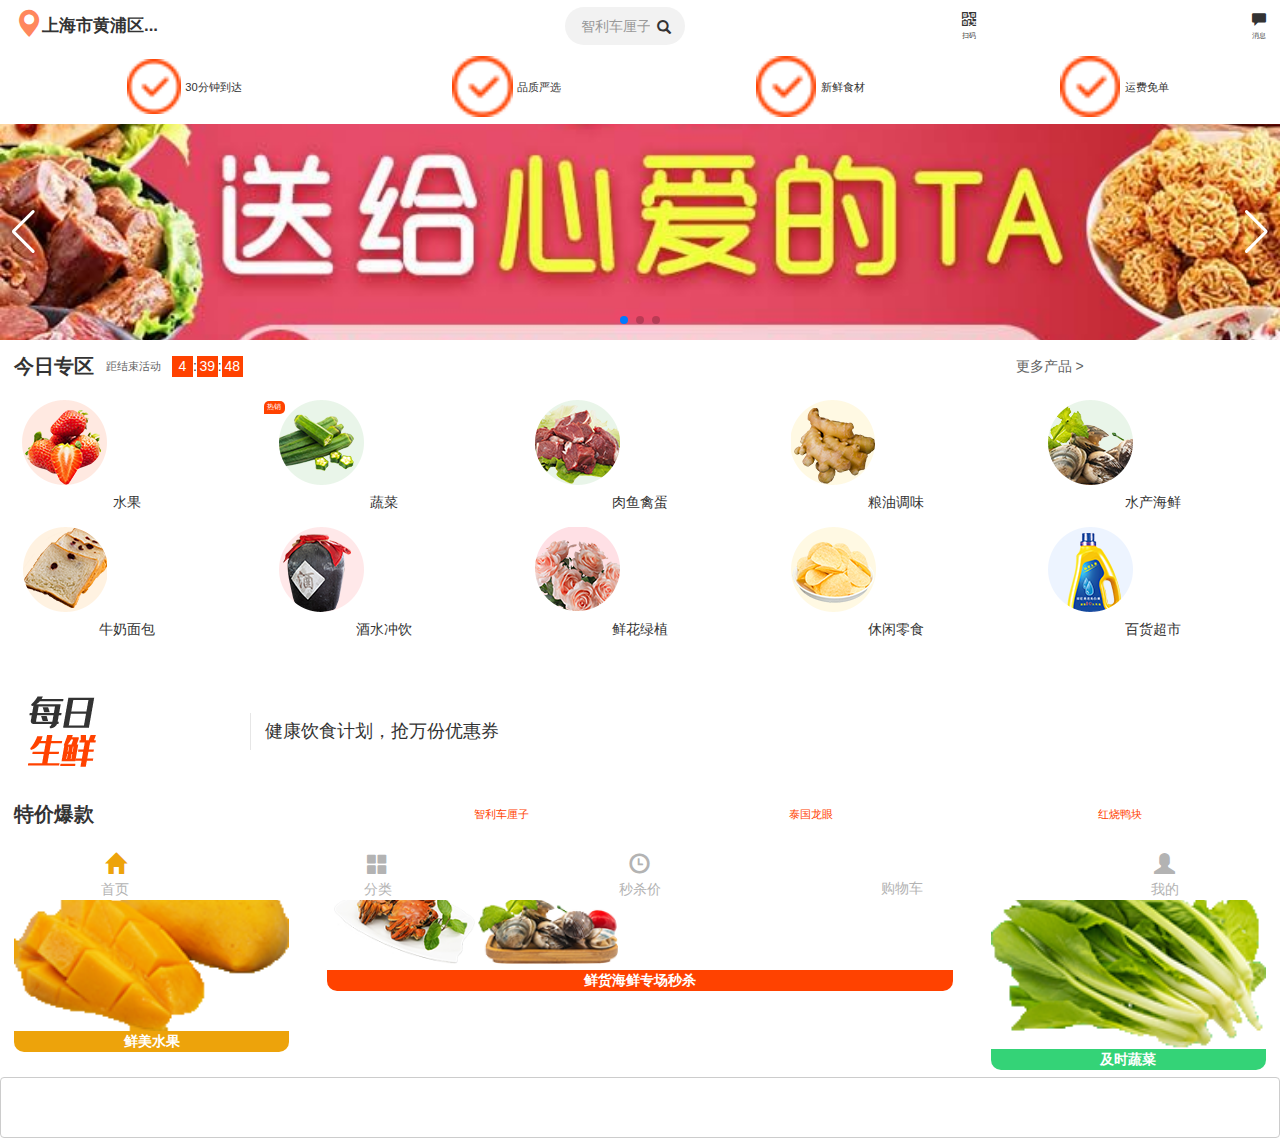
<file: index.html>
<!DOCTYPE html>
<html lang="en">

<head>
    <meta charset="UTF-8">
    <meta http-equiv="X-UA-Compatible" content="IE=edge">
    <meta name="viewport" content="width=device-width, initial-scale=1.0">
    <title>goods_index</title>
    <link rel="stylesheet" href="./assests/css/font_2kokn9sk14y/iconfont.css">
    <link rel="stylesheet" href="./assests/css/swiper-bundle.min.css">
    <link rel="stylesheet" href="./assests/css/bootstrap.min.css">
    <link rel="stylesheet" href="./assests/css/animate.min.css">
    <link rel="stylesheet" href="./assests/css/public.css">
    <link rel="stylesheet" href="./assests/css/reset.css">
    <link rel="stylesheet" href="./assests/css/index.css">
</head>

<body>
    <header class="header">
        <div class="top">
            <div class="left">
                <div class="img">
                    <span class="glyphicon glyphicon-map-marker location"></span>
                </div>
                <h1 class="title">上海市黄浦区...</h1>
            </div>

            <div class="right">
                <div class="input">
                    <input type="text" placeholder="智利车厘子">
                    <span class="glyphicon glyphicon-search
                    glyphicon"></span>
                </div>

                <div class="qrcode">
                    <span class="glyphicon glyphicon-qrcode"></span>
                    <p>扫码</p>
                </div>

                <div class="news">
                    <span class="glyphicon glyphicon-comment"></span>
                    <p>消息</p>
                </div>
            </div>

        </div>
    </header>

    <div class="tag">
        <div class="item">
            <div class="img">
                <img src="./assests/images/tag_img.png" alt="">
            </div>
            <span>30分钟到达</span>
        </div>

        <div class="item">
            <div class="img">
                <img src="./assests/images/tag_img.png" alt="">
            </div>
            <span>品质严选</span>
        </div>


        <div class="item">
            <div class="img">
                <img src="./assests/images/tag_img.png" alt="">
            </div>
            <span>新鲜食材</span>
        </div>


        <div class="item">
            <div class="img">
                <img src="./assests/images/tag_img.png" alt="">
            </div>
            <span>运费免单</span>
        </div>
    </div>

    <div class="carousel">
        <!-- Swiper -->
        <div class="swiper-container">
            <div class="swiper-wrapper">
                <div class="swiper-slide">
                    <img src="./assests/images/carouselimg_1.png" alt="">
                </div>
                <div class="swiper-slide">
                    <img src="./assests/images/carouselimg_2.png" alt="">
                </div>
                <div class="swiper-slide">
                    <img src="./assests/images/carouselimg_3.png" alt="">
                </div>
            </div>
            <!-- Add Pagination -->
            <div class="swiper-pagination"></div>
            <!-- Add Arrows -->
            <div class="swiper-button-next"></div>
            <div class="swiper-button-prev"></div>
        </div>

    </div>

    <div class="today">

        <div class="title">
            <div class="left">
                <h1>今日专区</h1>
                <span>距结束活动</span>
                <div class="timebox">
                    <div id="time1" class="time">4</div>:
                    <div id="time2" class="time">39</div>:
                    <div id="time3" class="time">55</div>
                </div>
            </div>

            <div class="right">
                <div class="more">
                    <span>更多产品</span>
                    <span>&gt;</span>
                </div>
            </div>
        </div>


        <div class="icons">
            <!-- top -->
            <div class="item">
                <div class="img">
                    <img src="./assests/images/icon.png" alt="">
                    <div class="brand">热销</div>
                </div>
                <p>水果</p>
            </div>

            <div class="item">
                <div class="img">
                    <img src="./assests/images/icon2.png" alt="">
                </div>
                <p>蔬菜</p>
            </div>

            <div class="item">
                <div class="img">
                    <img src="./assests/images/icon3.png" alt="">
                </div>
                <p>肉鱼禽蛋</p>
            </div>

            <div class="item">
                <div class="img">
                    <img src="./assests/images/icon4.png" alt="">
                </div>
                <p>粮油调味</p>
            </div>

            <div class="item">
                <div class="img">
                    <img src="./assests/images/icon5.png" alt="">
                </div>
                <p>水产海鲜</p>
            </div>

            <!-- bottom -->
            <div class="item">
                <div class="img">
                    <img src="./assests/images/icon6.png" alt="">
                </div>
                <p>牛奶面包</p>
            </div>

            <div class="item">
                <div class="img">
                    <img src="./assests/images/icon7.png" alt="">
                </div>
                <p>酒水冲饮</p>
            </div>

            <div class="item">
                <div class="img">
                    <img src="./assests/images/icon8.png" alt="">
                </div>
                <p>鲜花绿植</p>
            </div>

            <div class="item">
                <div class="img">
                    <img src="./assests/images/icon9.png" alt="">
                </div>
                <p>休闲零食</p>
            </div>

            <div class="item">
                <div class="img">
                    <img src="./assests/images/icon10.png" alt="">
                </div>
                <p>百货超市</p>
            </div>
        </div>
    </div>

    <div class="fresh">
        <div class="freshbox">
            <div class="left">
                <div class="img">
                    <img src="./assests/images/fresh.png" alt="">
                </div>
            </div>
            <div class="right">
                <h1>健康饮食计划，抢万份优惠券</h1>
            </div>
        </div>
    </div>

    <div class="hot">
        <div class="top">
            <div class="left">
                <h1>特价爆款</h1>
            </div>

            <div class="right">
                <div>智利车厘子</div>
                <div>泰国龙眼</div>
                <div>红烧鸭块</div>
            </div>
        </div>

        <div class="bottom">
            <div class="item">
                <div class="item_box">
                    <div class="img">
                        <img src="./assests/images/mango.png" alt="">
                    </div>
                    <p>鲜美水果</p>
                </div>
            </div>

            <div class="item">
                <div class="item_box">
                    <p><span>秒杀海鲜特价</span></p>

                    <div class="imgbox">
                        <div class="img">
                            <img src="./assests/images/crab.png" alt="">
                        </div>
                        <div class="img">
                            <img src="./assests/images/fresh-oyster.png" alt="">
                        </div>
                    </div>

                    <p>鲜货海鲜专场秒杀</p>
                </div>

            </div>

            <div class="item">
                <div class="item_box">
                    <div class="img">
                        <img src="./assests/images/cabbage.png" alt="">
                    </div>
                    <p>及时蔬菜</p>
                </div>
            </div>


        </div>
    </div>

    <pre>

    </pre>

    <footer class="footer">
        <div class="item">
            <div class="img">
                <span class="glyphicon glyphicon-home"></span>
            </div>
            <p>首页</p>
        </div>

        <div class="item">
            <a href="./classify.html">
                <div class="img">
                    <span class="glyphicon glyphicon-th-large"></span>
                </div>
                <p>分类</p>
            </a>
        </div>

        <div class="item">
            <a href="./seckill.html">
                <div class="img">
                    <span class="glyphicon glyphicon-time"></span>
                </div>
                <p>秒杀价</p>
            </a>
        </div>


        <div class="item">
            <div class="img">
                <span class="iconfont">&#xe641;</span>
            </div>
            <p>购物车</p>
        </div>


        <div class="item">
            <div class="img">
                <span class="glyphicon glyphicon glyphicon-user"></span>
            </div>
            <p>我的</p>
        </div>

    </footer>
</body>

</html>

<script src="./assests/js/swiper.min.js"></script>
<script src="./assests/js/jquery.min.js"></script>
<scrip src='./assests/js/bootstrap.min.js'></scrip>
<script src="./assests/js/less.min.js"></script>
<script src="./assests/js/wow.min.repeat.js"></script>

<script>
    var swiper = new Swiper('.swiper-container', {
        slidesPerView: 1,
        spaceBetween: 30,
        autoplay: true,
        loop: true,
        pagination: {
            el: '.swiper-pagination',
            clickable: true,
        },
        navigation: {
            nextEl: '.swiper-button-next',
            prevEl: '.swiper-button-prev',
        },
    });
</script>

<script>
    var time3 = $('#time3');
    var time2 = $('#time2');
    var time1 = $('#time1');
    ms = parseInt(time3.text());
    s = parseInt(time2.text());
    m = parseInt(time1.text());
    var T;

    function adven() {
        ms--;
        time3.text(ms);

        if (ms <= 0) {
            ms = 60;
            s--;
            time2.text(s);
            return false
        }

        if (s <= 0) {
            s = 60;
            m--;
            time1.text(m);
        }

        if (m <= 0) {
            ms = 0;
            s = 0;
            m = 0;
            time3.text(ms);
            time2.text(s);
            time1.text(m);
            clearInterval(T)
            $('.icons').css({
                'opacity': '.5'
            })
        }


    }

    T = setInterval(adven, 100);
</script>
</file>
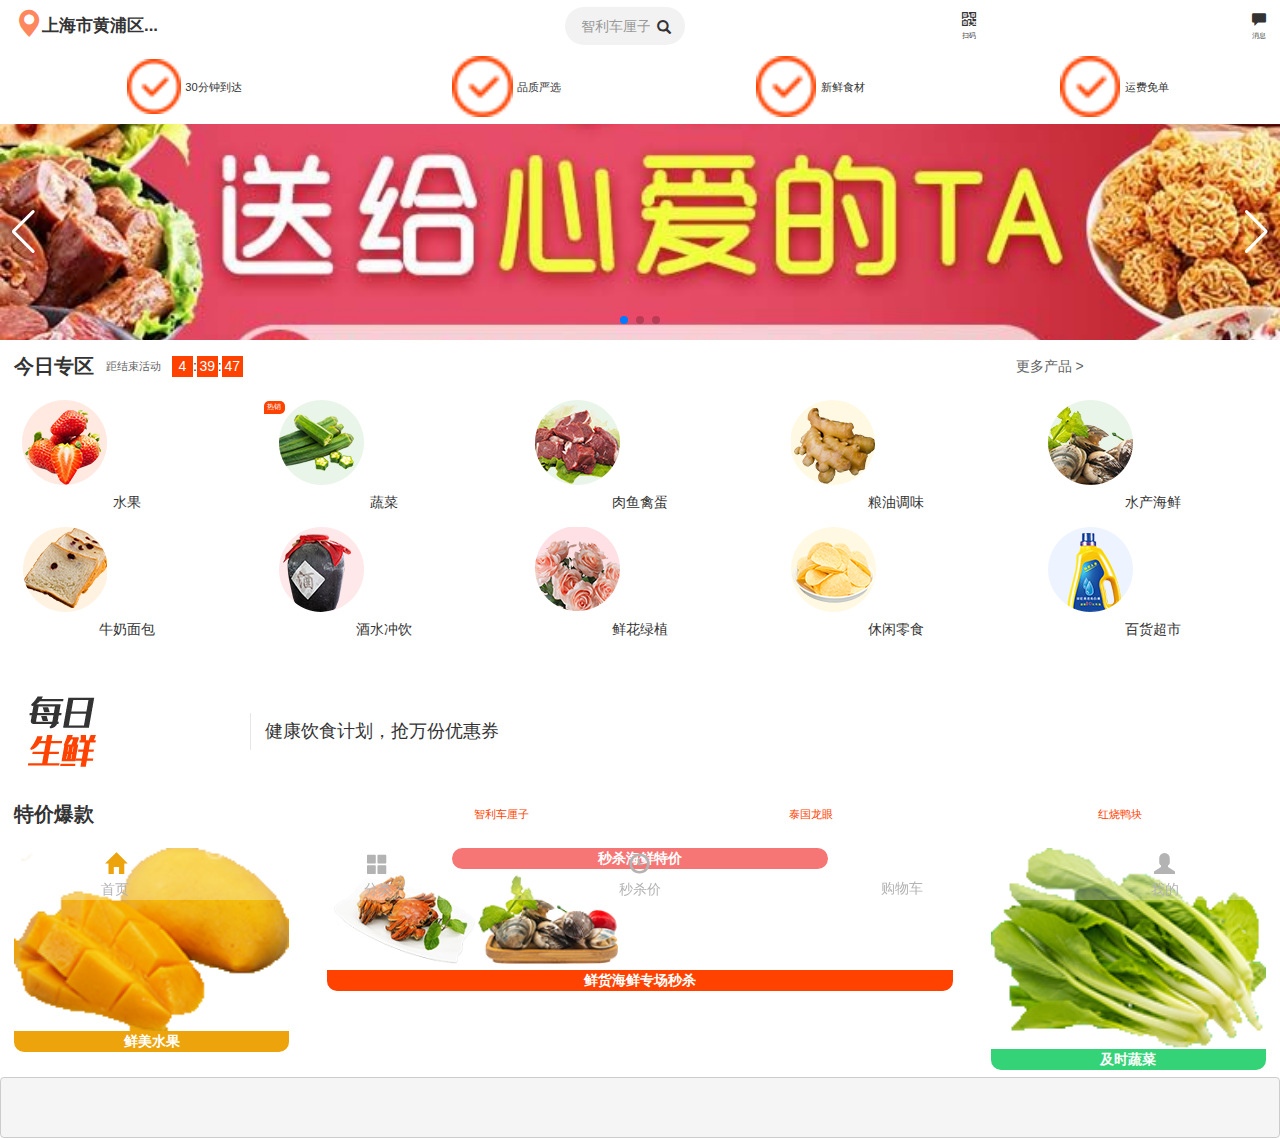
<file: goods/index.html>
<!DOCTYPE html>
<html lang="en">

<head>
    <meta charset="UTF-8">
    <meta http-equiv="X-UA-Compatible" content="IE=edge">
    <meta name="viewport" content="width=device-width, initial-scale=1.0">
    <title>goods_index</title>
    <link rel="stylesheet" href="./assests/css/font_2kokn9sk14y/iconfont.css">
    <link rel="stylesheet" href="./assests/css/swiper-bundle.min.css">
    <link rel="stylesheet" href="./assests/css/bootstrap.min.css">
    <link rel="stylesheet" href="./assests/css/animate.min.css">
    <link rel="stylesheet/less" href="./assests/css/public.less">
    <link rel="stylesheet/less" href="./assests/css/reset.less">
    <link rel="stylesheet/less" href="./assests/css/index.less">
</head>

<body>
    <header class="header">
        <div class="top">
            <div class="left">
                <div class="img">
                    <span class="glyphicon glyphicon-map-marker location"></span>
                </div>
                <h1 class="title">上海市黄浦区...</h1>
            </div>

            <div class="right">
                <div class="input">
                    <input type="text" placeholder="智利车厘子">
                    <span class="glyphicon glyphicon-search
                    glyphicon"></span>
                </div>

                <div class="qrcode">
                    <span class="glyphicon glyphicon-qrcode"></span>
                    <p>扫码</p>
                </div>

                <div class="news">
                    <span class="glyphicon glyphicon-comment"></span>
                    <p>消息</p>
                </div>
            </div>

        </div>
    </header>

    <div class="tag">
        <div class="item">
            <div class="img">
                <img src="./assests/images/tag_img.png" alt="">
            </div>
            <span>30分钟到达</span>
        </div>

        <div class="item">
            <div class="img">
                <img src="./assests/images/tag_img.png" alt="">
            </div>
            <span>品质严选</span>
        </div>


        <div class="item">
            <div class="img">
                <img src="./assests/images/tag_img.png" alt="">
            </div>
            <span>新鲜食材</span>
        </div>


        <div class="item">
            <div class="img">
                <img src="./assests/images/tag_img.png" alt="">
            </div>
            <span>运费免单</span>
        </div>
    </div>

    <div class="carousel">
        <!-- Swiper -->
        <div class="swiper-container">
            <div class="swiper-wrapper">
                <div class="swiper-slide">
                    <img src="./assests/images/carouselimg_1.png" alt="">
                </div>
                <div class="swiper-slide">
                    <img src="./assests/images/carouselimg_2.png" alt="">
                </div>
                <div class="swiper-slide">
                    <img src="./assests/images/carouselimg_3.png" alt="">
                </div>
            </div>
            <!-- Add Pagination -->
            <div class="swiper-pagination"></div>
            <!-- Add Arrows -->
            <div class="swiper-button-next"></div>
            <div class="swiper-button-prev"></div>
        </div>

    </div>

    <div class="today">

        <div class="title">
            <div class="left">
                <h1>今日专区</h1>
                <span>距结束活动</span>
                <div class="timebox">
                    <div id="time1" class="time">4</div>:
                    <div id="time2" class="time">39</div>:
                    <div id="time3" class="time">55</div>
                </div>
            </div>

            <div class="right">
                <div class="more">
                    <span>更多产品</span>
                    <span>&gt;</span>
                </div>
            </div>
        </div>


        <div class="icons">
            <!-- top -->
            <div class="item">
                <div class="img">
                    <img src="./assests/images/icon.png" alt="">
                    <div class="brand">热销</div>
                </div>
                <p>水果</p>
            </div>

            <div class="item">
                <div class="img">
                    <img src="./assests/images/icon2.png" alt="">
                </div>
                <p>蔬菜</p>
            </div>

            <div class="item">
                <div class="img">
                    <img src="./assests/images/icon3.png" alt="">
                </div>
                <p>肉鱼禽蛋</p>
            </div>

            <div class="item">
                <div class="img">
                    <img src="./assests/images/icon4.png" alt="">
                </div>
                <p>粮油调味</p>
            </div>

            <div class="item">
                <div class="img">
                    <img src="./assests/images/icon5.png" alt="">
                </div>
                <p>水产海鲜</p>
            </div>

            <!-- bottom -->
            <div class="item">
                <div class="img">
                    <img src="./assests/images/icon6.png" alt="">
                </div>
                <p>牛奶面包</p>
            </div>

            <div class="item">
                <div class="img">
                    <img src="./assests/images/icon7.png" alt="">
                </div>
                <p>酒水冲饮</p>
            </div>

            <div class="item">
                <div class="img">
                    <img src="./assests/images/icon8.png" alt="">
                </div>
                <p>鲜花绿植</p>
            </div>

            <div class="item">
                <div class="img">
                    <img src="./assests/images/icon9.png" alt="">
                </div>
                <p>休闲零食</p>
            </div>

            <div class="item">
                <div class="img">
                    <img src="./assests/images/icon10.png" alt="">
                </div>
                <p>百货超市</p>
            </div>
        </div>
    </div>

    <div class="fresh">
        <div class="freshbox">
            <div class="left">
                <div class="img">
                    <img src="./assests/images/fresh.png" alt="">
                </div>
            </div>
            <div class="right">
                <h1>健康饮食计划，抢万份优惠券</h1>
            </div>
        </div>
    </div>

    <div class="hot">
        <div class="top">
            <div class="left">
                <h1>特价爆款</h1>
            </div>

            <div class="right">
                <div>智利车厘子</div>
                <div>泰国龙眼</div>
                <div>红烧鸭块</div>
            </div>
        </div>

        <div class="bottom">
            <div class="item">
                <div class="item_box">
                    <div class="img">
                        <img src="./assests/images/mango.png" alt="">
                    </div>
                    <p>鲜美水果</p>
                </div>
            </div>

            <div class="item">
                <div class="item_box">
                    <p><span>秒杀海鲜特价</span></p>

                    <div class="imgbox">
                        <div class="img">
                            <img src="./assests/images/crab.png" alt="">
                        </div>
                        <div class="img">
                            <img src="./assests/images/fresh-oyster.png" alt="">
                        </div>
                    </div>

                    <p>鲜货海鲜专场秒杀</p>
                </div>

            </div>

            <div class="item">
                <div class="item_box">
                    <div class="img">
                        <img src="./assests/images/cabbage.png" alt="">
                    </div>
                    <p>及时蔬菜</p>
                </div>
            </div>


        </div>
    </div>

    <pre>

    </pre>

    <footer class="footer">
        <div class="item">
            <div class="img">
                <span class="glyphicon glyphicon-home"></span>
            </div>
            <p>首页</p>
        </div>

        <div class="item">
            <a href="./classify.html">
                <div class="img">
                    <span class="glyphicon glyphicon-th-large"></span>
                </div>
                <p>分类</p>
            </a>
        </div>

        <div class="item">
            <a href="./seckill.html">
                <div class="img">
                    <span class="glyphicon glyphicon-time"></span>
                </div>
                <p>秒杀价</p>
            </a>
        </div>


        <div class="item">
            <div class="img">
                <span class="iconfont">&#xe641;</span>
            </div>
            <p>购物车</p>
        </div>


        <div class="item">
            <div class="img">
                <span class="glyphicon glyphicon glyphicon-user"></span>
            </div>
            <p>我的</p>
        </div>

    </footer>
</body>

</html>

<script src="/assests/js/swiper-bundle.min.js"></script>
<script src="./assests/js/jquery.min.js"></script>
<scrip src='./assests/js/bootstrap.min.js'></scrip>
<script src="./assests/js/less.min.js"></script>
<script src="./assests/js/wow.min.repeat.js"></script>

<script>
    var swiper = new Swiper('.swiper-container', {
        slidesPerView: 1,
        spaceBetween: 30,
        autoplay: true,
        loop: true,
        pagination: {
            el: '.swiper-pagination',
            clickable: true,
        },
        navigation: {
            nextEl: '.swiper-button-next',
            prevEl: '.swiper-button-prev',
        },
    });
</script>

<script>
    var time3 = $('#time3');
    var time2 = $('#time2');
    var time1 = $('#time1');
    ms = parseInt(time3.text());
    s = parseInt(time2.text());
    m = parseInt(time1.text());
    var T;

    function adven() {
        ms--;
        console.log(ms);
        time3.text(ms);

        if (ms <= 0) {
            ms = 60;
            s--;
            time2.text(s);
            return false
        }

        if (s <= 0) {
            s = 60;
            m--;
            time1.text(m);
        }

        if (m <= 0) {
            ms = 0;
            s = 0;
            m = 0;
            time3.text(ms);
            time2.text(s);
            time1.text(m);
            clearInterval(T)
            $('.icons').css({
                'opacity': '.5'
            })
        }


    }

    T = setInterval(adven, 100);
</script>
</file>
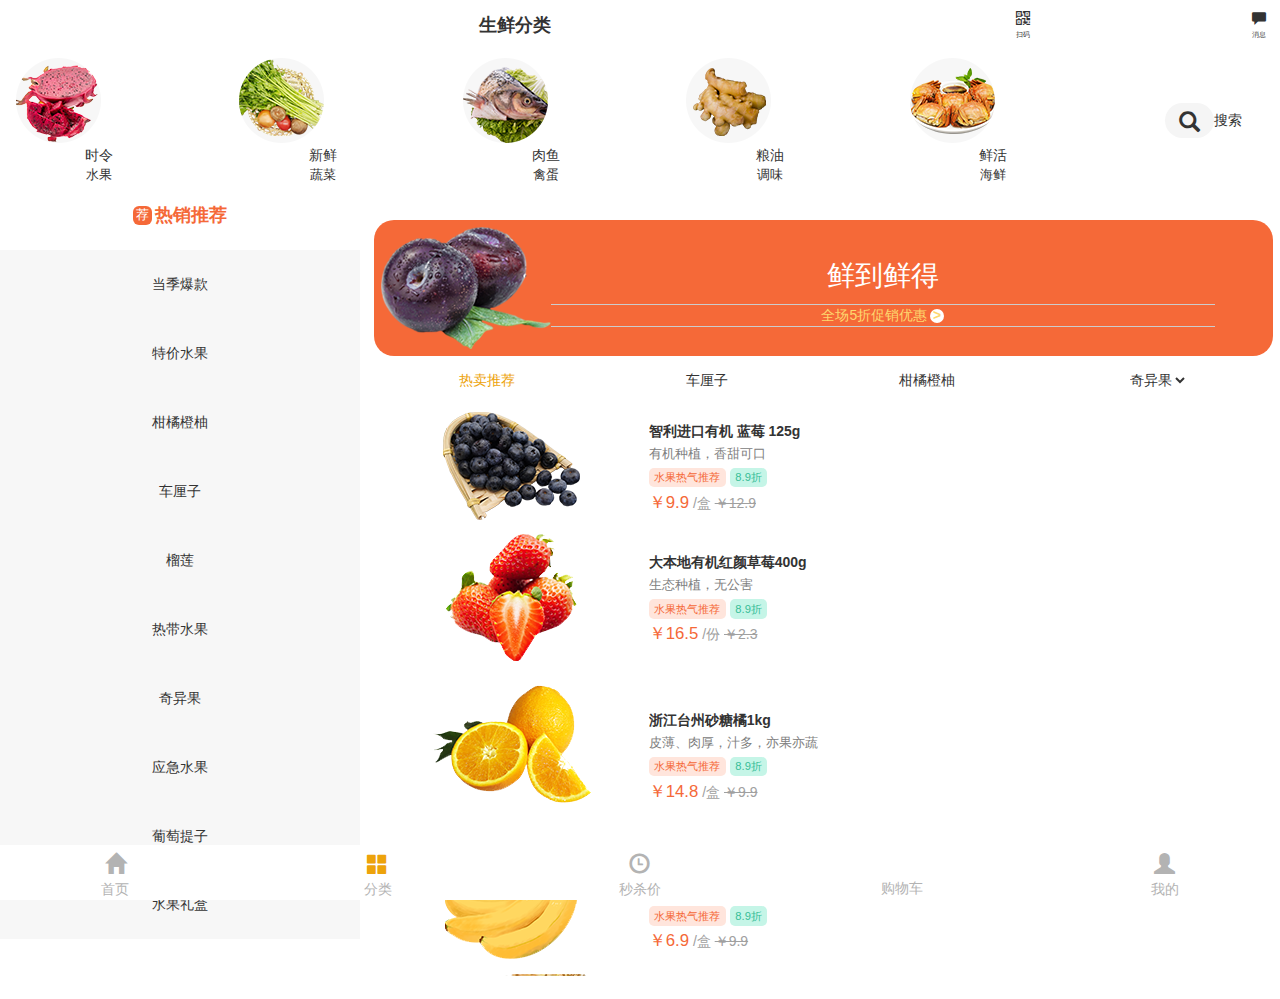
<file: classify.html>
<!DOCTYPE html>
<html lang="en">

<head>
    <meta charset="UTF-8">
    <meta http-equiv="X-UA-Compatible" content="IE=edge">
    <meta name="viewport" content="width=device-width, initial-scale=1.0">
    <title>goods_classify</title>
    <link rel="stylesheet" href="./assests/css/font_2kokn9sk14y/iconfont.css">
    <link rel="stylesheet" href="./assests/css/swiper-bundle.min.css">
    <link rel="stylesheet" href="./assests/css/bootstrap.min.css">
    <link rel="stylesheet" href="./assests/css/animate.min.css">
    <link rel="stylesheet/less" href="./assests/css/public.less">
    <link rel="stylesheet/less" href="./assests/css/reset.less">
    <link rel="stylesheet/less" href="./assests/css/classify.less">
</head>

<body>
    <header class="header">
        <div class="top">
            <div class="left">
                <h1>生鲜分类</h1>
            </div>
            <div class="right">
                <div class="qrcode">
                    <span class="glyphicon glyphicon-qrcode"></span>
                    <p>扫码</p>
                </div>

                <div class="news">
                    <span class="glyphicon glyphicon-comment"></span>
                    <p>消息</p>
                </div>
            </div>

        </div>
    </header>

    <div class="buttonT"></div>

    <div class="select">
        <div class="left">
            <div class="item">
                <div class="img">
                    <img src="./assests/images/fruit.png" alt="">
                </div>
                <p>时令</p>
                <p>水果</p>
            </div>

            <div class="item">
                <div class="img">
                    <img src="./assests/images/vegetables.png" alt="">
                </div>
                <p>新鲜</p>
                <p>蔬菜</p>
            </div>

            <div class="item">
                <div class="img">
                    <img src="./assests/images/fish.png" alt="">
                </div>
                <p>肉鱼</p>
                <p>禽蛋</p>
            </div>

            <div class="item">
                <div class="img">
                    <img src="./assests/images/vinegar.png" alt="">
                </div>
                <p>粮油</p>
                <p>调味</p>
            </div>

            <div class="item">
                <div class="img">
                    <img src="./assests/images/classify_fresh.png" alt="">
                </div>
                <p>鲜活</p>
                <p>海鲜</p>
            </div>
        </div>

        <div class="right">
            <div class="img">
                <span class="glyphicon glyphicon-search"></span>
            </div>
            <p>搜索</p>
        </div>
    </div>

    <div class="hot">
        <div class="left">
            <h1 class="title">
                <span>荐</span>
                <div>热销推荐</div>
            </h1>

            <div class="pbox">
                <p>当季爆款</p>
                <p>特价水果</p>
                <p>柑橘橙柚</p>
                <p>车厘子</p>
                <p>榴莲</p>
                <p>热带水果</p>
                <p>奇异果</p>
                <p>应急水果</p>
                <p>葡萄提子</p>
                <p>水果礼盒</p>
            </div>
        </div>

        <div class="right">
            <div class="top">
                <div class="item">
                    <div class="img">
                        <img src="./assests/images/purple_fruit.png" alt="">
                    </div>

                    <div class="imgR">
                        <h1>鲜到鲜得</h1>
                        <p>全场5折促销优惠<span>&gt;
                            </span></p>
                    </div>

                </div>
            </div>

            <div class="bottom">
                <div class="card">
                    <p>热卖推荐</p>
                    <p>车厘子</p>
                    <p>柑橘橙柚</p>
                    <select name="fruit" id="fruit">
                        <option value="奇异果">奇异果</option>
                        <option value="香蕉">香蕉</option>
                        <option value="苹果">苹果</option>
                        <option value="西瓜">西瓜</option>
                    </select>
                </div>

                <div class="content">
                    <div class="item">

                        <div class="left">
                            <div class="img">
                                <img src="./assests/images/goods_content_img1.png" alt="">
                            </div>
                        </div>

                        <div class="right">
                            <div class="right_item">
                                <h1>智利进口有机 蓝莓 125g</h1>
                                <p>有机种植，香甜可口</p>
                                <p>
                                    <span>水果热气推荐</span>
                                    <span>8.9折</span>
                                </p>
                                <div class="pricebox">
                                    <span class="price">
                                        <span>￥9.9</span> /盒
                                    </span>
                                    <span class="old">￥12.9</span>
                                </div>
                            </div>
                        </div>
                    </div>

                    <div class="item">

                        <div class="left">
                            <div class="img">
                                <img src="./assests/images/goods_content_img2.png" alt="">
                            </div>
                        </div>

                        <div class="right">
                            <div class="right_item">
                                <h1>大本地有机红颜草莓400g</h1>
                                <p>生态种植，无公害</p>
                                <p>
                                    <span>水果热气推荐</span>
                                    <span>8.9折</span>
                                </p>
                                <div class="pricebox">
                                    <span class="price">
                                        <span>￥16.5</span> /份
                                    </span>

                                    <span class="old">￥2.3</span>
                                </div>
                            </div>
                        </div>
                    </div>

                    <div class="item">

                        <div class="left">
                            <div class="img">
                                <img src="./assests/images/goods_content_img3.png" alt="">
                            </div>
                        </div>

                        <div class="right">
                            <div class="right_item">
                                <h1>浙江台州砂糖橘1kg</h1>
                                <p>皮薄、肉厚，汁多，亦果亦蔬</p>
                                <p>
                                    <span>水果热气推荐</span>
                                    <span>8.9折</span>
                                </p>
                                <div class="pricebox">
                                    <span class="price">
                                        <span>￥14.8</span> /盒
                                    </span>
                                    <span class="old">￥9.9</span>
                                </div>
                            </div>
                        </div>
                    </div>

                    <div class="item">

                        <div class="left">
                            <div class="img">
                                <img src="./assests/images/goods_content_img4.png" alt="">
                            </div>
                        </div>

                        <div class="right">
                            <div class="right_item">
                                <h1>海南超甜香蕉1袋 750g</h1>
                                <p>甜香气扑鼻，生态种植</p>
                                <p>
                                    <span>水果热气推荐</span>
                                    <span>8.9折</span>
                                </p>
                                <div class="pricebox">
                                    <span class="price">
                                        <span>￥6.9</span> /盒
                                    </span>
                                    <span class="old">￥9.9</span>
                                </div>
                            </div>
                        </div>
                    </div>

                    <div class="item">

                        <div class="left">
                            <div class="img">
                                <img src="./assests/images/goods_content_img5.png" alt="">
                            </div>
                        </div>

                        <div class="right">
                            <div class="right_item">
                                <h1>3.1-3.2斤马来西亚猫山王榴莲新鲜冰冻带壳</h1>
                                <p>净果重量</p>
                                <p>
                                    <span>水果热气推荐</span>
                                    <span>8.9折</span>
                                </p>
                                <div class="pricebox">
                                    <span class="price">
                                        <span>￥89.9</span> /盒
                                    </span>
                                    <span class="old">￥99.9</span>
                                </div>
                            </div>
                        </div>
                    </div>
                </div>
            </div>
        </div>
    </div>


    <footer class="footer">
        <div class="item">
            <a href="./index.html">
                <div class="img">
                    <span class="glyphicon glyphicon-home"></span>
                </div>
                <p>首页</p>
            </a>
        </div>

        <div class="item">
            <a href="./classify.html">
                <div class="img">
                    <span class="glyphicon glyphicon-th-large">
                    </span>
                </div>
                <p>分类</p>
            </a>

        </div>

        <div class="item">
            <a href="./seckill.html">
                <div class="img">
                    <span class="glyphicon glyphicon-time"></span>
                </div>
                <p>秒杀价</p>
            </a>
        </div>


        <div class="item">
            <div class="img">
                <span class="iconfont">&#xe641;</span>
            </div>
            <p>购物车</p>
        </div>


        <div class="item">
            <div class="img">
                <span class="glyphicon glyphicon glyphicon-user"></span>
            </div>
            <p>我的</p>
        </div>

    </footer>

</body>

</html>

<script src="/assests/js/swiper-bundle.min.js"></script>
<script src="./assests/js/jquery.min.js"></script>
<scrip src='./assests/js/bootstrap.min.js'></scrip>
<script src="./assests/js/less.min.js"></script>
<script src="./assests/js/wow.min.repeat.js"></script>

<script>
    // $('.buttonT').mouseenter(function() {
    //     $(this).css({
    //         'top': '-100px',
    //         'display': 'none'
    //     })

    //     $('.header').css({
    //         'top': '0'
    //     })
    // })

    // $('.header').mouseout(function() {
    //     $('.buttonT').css({
    //         'top': '0px',
    //         'display': 'block'
    //     })

    //     $('.header').css({
    //         'top': '-100px'
    //     })
    // })

    // $('.header').mouseover(function() {

    //     $('.header').css({
    //         'opacity': '1'
    //     })
    // })

    // $('.header').mouseout(function() {

    //     $('.header').css({
    //         'opacity': '0.1'
    //     })
    // })

    // $('.footer').mouseover(function() {

    //     $('.footer').css({
    //         'opacity': '1'
    //     })
    // })

    // $('.footer').mouseout(function() {

    //     $('.footer').css({
    //         'opacity': '0.3'
    //     })
    // })
</script>
</file>
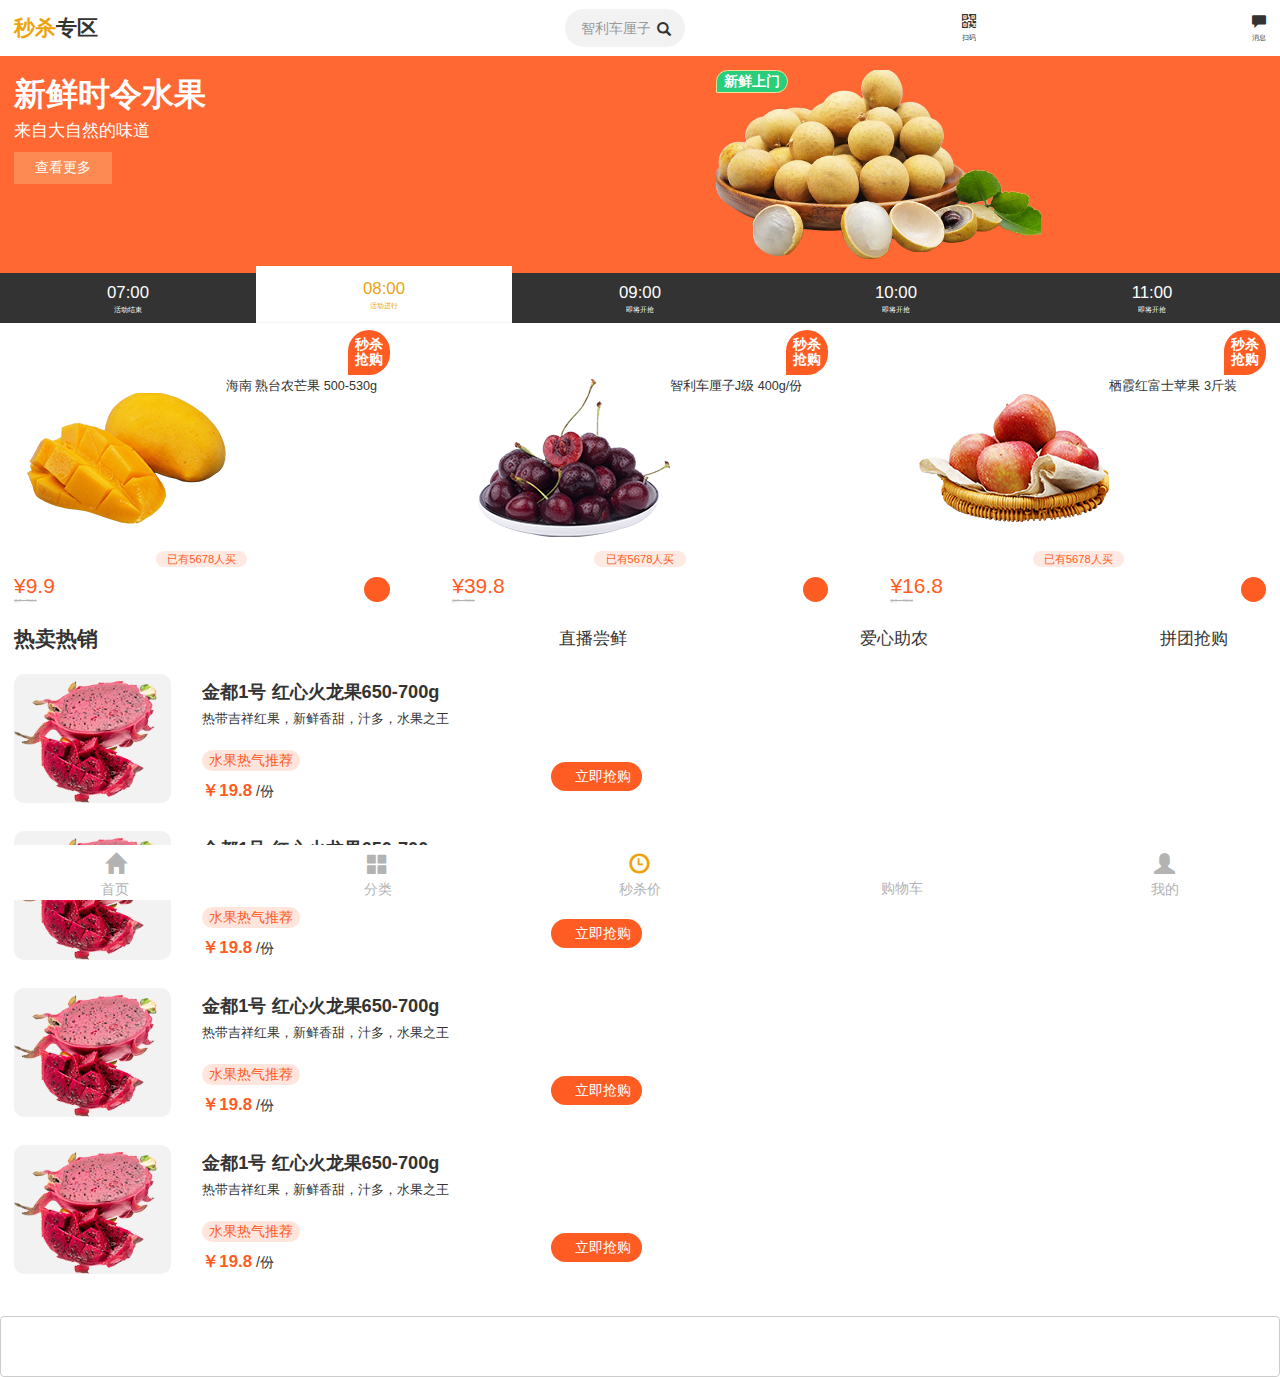
<file: seckill.html>
<!DOCTYPE html>
<html lang="en">

<head>
    <meta charset="UTF-8">
    <meta http-equiv="X-UA-Compatible" content="IE=edge">
    <meta name="viewport" content="width=device-width, initial-scale=1.0">
    <title>goods_seckill</title>
    <!-- <link rel="stylesheet" href="./assests/css/font_2kokn9sk14y/iconfont.css"> -->
    <link rel="stylesheet" href="./assests/css/swiper-bundle.min.css">
    <link rel="stylesheet" href="./assests/css/bootstrap.min.css">
    <link rel="stylesheet" href="./assests/css/animate.min.css">
    <link rel="stylesheet/less" href="./assests/css/public.less">
    <link rel="stylesheet/less" href="./assests/css/reset.less">
    <link rel="stylesheet/less" href="./assests/css/seckill.less">
</head>

<body>
    <header class="header">
        <div class="top">
            <div class="left">
                <h1>
                    <span>秒杀</span>专区
                </h1>
            </div>

            <div class="right">
                <div class="input">
                    <input type="text" placeholder="智利车厘子">
                    <span class="glyphicon glyphicon-search
                        glyphicon"></span>
                </div>

                <div class="qrcode">
                    <span class="glyphicon glyphicon-qrcode"></span>
                    <p>扫码</p>
                </div>

                <div class="news">
                    <span class="glyphicon glyphicon-comment"></span>
                    <p>消息</p>
                </div>
            </div>

        </div>
    </header>

    <div class="banner">
        <div class="left">
            <h1>新鲜时令水果</h1>
            <p>来自大自然的味道</p>
            <div>查看更多</div>
        </div>

        <div class="right">
            <div class="door">新鲜上门</div>
            <div class="img">
                <img src="./assests/images/seckill/bannerimg.png" alt="">
            </div>
        </div>
    </div>

    <div class="bannerBottom">
        <div class="item">
            <p>07:00</p>
            <p>活动结束</p>
        </div>

        <div class="item">
            <div class="block">
                <p>08:00</p>
                <p>活动进行</p>
            </div>

            <p>08:00</p>
            <p>活动进行</p>
        </div>

        <div class="item">
            <p>09:00</p>
            <p>即将开抢</p>
        </div>

        <div class="item">
            <p>10:00</p>
            <p>即将开抢</p>
        </div>

        <div class="item">
            <p>11:00</p>
            <p>即将开抢</p>
        </div>
    </div>

    <div class="goods">

        <div class="item">
            <div class="rightTop">
                秒杀抢购
            </div>

            <div class="top">
                <div class="img">
                    <img src="./assests/images/seckill/mango.png" alt="">
                </div>
                <h1>海南 熟台农芒果 500-530g
                </h1>
                <p>已有5678人买</p>
            </div>

            <div class="bottom">
                <div class="left">
                    <p>¥9.9</p>
                    <p>原价：¥13.0</p>
                </div>
                <div class="right">
                    <div class="img">
                        <span class="iconfont">&#xe641;</span>
                    </div>
                </div>
            </div>
        </div>

        <div class="item">
            <div class="rightTop">
                秒杀抢购
            </div>

            <div class="top">
                <div class="img">
                    <img src="./assests/images/seckill/cherry.png" alt="">
                </div>
                <h1>智利车厘子J级 400g/份
                </h1>
                <p>已有5678人买</p>
            </div>

            <div class="bottom">
                <div class="left">
                    <p>¥39.8</p>
                    <p>原价：¥53.0</p>
                </div>
                <div class="right">
                    <div class="img">
                        <span class="iconfont">&#xe641;</span>
                    </div>
                </div>
            </div>
        </div>

        <div class="item">
            <div class="rightTop">
                秒杀抢购
            </div>

            <div class="top">
                <div class="img">
                    <img src="./assests/images/seckill/apple.png" alt="">
                </div>
                <h1>栖霞红富士苹果 3斤装
                </h1>
                <p>已有5678人买</p>
            </div>

            <div class="bottom">
                <div class="left">
                    <p>¥16.8</p>
                    <p>原价：¥33.0</p>
                </div>
                <div class="right">
                    <div class="img">
                        <span class="iconfont">&#xe641;</span>
                    </div>
                </div>
            </div>
        </div>
    </div>

    <div class="hot">
        <div class="top">
            <h1>热卖热销</h1>
            <p>直播尝鲜</p>
            <p>爱心助农</p>
            <p>拼团抢购</p>
        </div>

        <div class="bottom">
            <div class="item">
                <div class="left">
                    <div class="img">
                        <img src="./assests/images/seckill/hot_img1.png" alt="">
                    </div>
                </div>

                <div class="right">
                    <div class="right_top">
                        <h1>金都1号 红心火龙果650-700g</h1>
                        <p>热带吉祥红果，新鲜香甜，汁多，水果之王</p>
                    </div>


                    <div class="right_bottom">


                        <div class="right_left">
                            <div class="recommend">水果热气推荐</div>
                            <div class="price">
                                <span>￥19.8</span> /份
                            </div>
                        </div>

                        <div class="right_right">
                            <span class="iconfont">&#xe641;</span>
                            <span>立即抢购</span>
                        </div>

                    </div>

                </div>
            </div>

            <div class="item">
                <div class="left">
                    <div class="img">
                        <img src="./assests/images/seckill/hot_img1.png" alt="">
                    </div>
                </div>

                <div class="right">
                    <div class="right_top">
                        <h1>金都1号 红心火龙果650-700g</h1>
                        <p>热带吉祥红果，新鲜香甜，汁多，水果之王</p>
                    </div>


                    <div class="right_bottom">


                        <div class="right_left">
                            <div class="recommend">水果热气推荐</div>
                            <div class="price">
                                <span>￥19.8</span> /份
                            </div>
                        </div>

                        <div class="right_right">
                            <span class="iconfont">&#xe641;</span>
                            <span>立即抢购</span>
                        </div>

                    </div>

                </div>
            </div>

            <div class="item">
                <div class="left">
                    <div class="img">
                        <img src="./assests/images/seckill/hot_img1.png" alt="">
                    </div>
                </div>

                <div class="right">
                    <div class="right_top">
                        <h1>金都1号 红心火龙果650-700g</h1>
                        <p>热带吉祥红果，新鲜香甜，汁多，水果之王</p>
                    </div>


                    <div class="right_bottom">


                        <div class="right_left">
                            <div class="recommend">水果热气推荐</div>
                            <div class="price">
                                <span>￥19.8</span> /份
                            </div>
                        </div>

                        <div class="right_right">
                            <span class="iconfont">&#xe641;</span>
                            <span>立即抢购</span>
                        </div>

                    </div>

                </div>
            </div>

            <div class="item">
                <div class="left">
                    <div class="img">
                        <img src="./assests/images/seckill/hot_img1.png" alt="">
                    </div>
                </div>

                <div class="right">
                    <div class="right_top">
                        <h1>金都1号 红心火龙果650-700g</h1>
                        <p>热带吉祥红果，新鲜香甜，汁多，水果之王</p>
                    </div>


                    <div class="right_bottom">


                        <div class="right_left">
                            <div class="recommend">水果热气推荐</div>
                            <div class="price">
                                <span>￥19.8</span> /份
                            </div>
                        </div>

                        <div class="right_right">
                            <span class="iconfont">&#xe641;</span>
                            <span>立即抢购</span>
                        </div>

                    </div>

                </div>
            </div>
        </div>
    </div>

    <pre>

    </pre>

    <footer class="footer">
        <div class="item">
            <a href="./index.html">
                <div class="img">
                    <span class="glyphicon glyphicon-home"></span>
                </div>
                <p>首页</p>
            </a>
        </div>

        <div class="item">
            <a href="./classify.html">
                <div class="img">
                    <span class="glyphicon glyphicon-th-large">
                    </span>
                </div>
                <p>分类</p>
            </a>

        </div>

        <div class="item">
            <div class="img">
                <span class="glyphicon glyphicon-time"></span>
            </div>
            <p>秒杀价</p>
        </div>


        <div class="item">
            <div class="img">
                <span class="iconfont">&#xe641;</span>
            </div>
            <p>购物车</p>
        </div>


        <div class="item">
            <div class="img">
                <span class="glyphicon glyphicon glyphicon-user"></span>
            </div>
            <p>我的</p>
        </div>

    </footer>
</body>

</html>

<script src="/assests/js/swiper-bundle.min.js"></script>
<script src="./assests/js/jquery.min.js"></script>
<scrip src='./assests/js/bootstrap.min.js'></scrip>
<script src="./assests/js/less.min.js"></script>
<script src="./assests/js/wow.min.repeat.js"></script>
</file>
<file: assests/css/font_2kokn9sk14y/iconfont.css>
@font-face {
  font-family: 'iconfont';  /* Project id 2714464 */
  src: url('//at.alicdn.com/t/font_2714464_hcxmfzxvohv.woff2?t=1629515779291') format('woff2'),
       url('//at.alicdn.com/t/font_2714464_hcxmfzxvohv.woff?t=1629515779291') format('woff'),
       url('//at.alicdn.com/t/font_2714464_hcxmfzxvohv.ttf?t=1629515779291') format('truetype');
}
</file>
<file: assests/css/public.css>
@font-face {
  font-family: "iconfont";
  /* Project id 2714464 */
  src: url('//at.alicdn.com/t/font_2714464_hcxmfzxvohv.woff2?t=1629515779291') format('woff2'), url('//at.alicdn.com/t/font_2714464_hcxmfzxvohv.woff?t=1629515779291') format('woff'), url('//at.alicdn.com/t/font_2714464_hcxmfzxvohv.ttf?t=1629515779291') format('truetype');
}
.iconfont {
  font-family: "iconfont" !important;
  font-size: 16px;
  font-style: normal;
  vertical-align: -10%;
  -webkit-font-smoothing: antialiased;
  -moz-osx-font-smoothing: grayscale;
}
body {
  background: #f7f7f7;
}
.header {
  position: fixed;
  width: 100%;
  top: 0em;
  background: #fff;
  padding-bottom: 0.5em;
  z-index: 1000;
  background: #ffffff;
  transition: all linear 0.3s;
}
.header .top {
  padding: 0.5em 1em;
  padding-bottom: 0em;
  display: flex;
}
.header .top .left {
  width: 44%;
  display: flex;
  align-items: center;
}
.header .top .left .title {
  font-weight: bold;
  font-size: 1.2em;
}
.header .top .left .img .location {
  font-size: 2em;
  color: #ff875d;
  cursor: pointer;
  transition: all linear 0.2s;
}
.header .top .left .img .location:hover {
  color: #ff4602;
}
.header .top .right {
  width: 56%;
  display: flex;
  align-items: center;
  justify-content: space-between;
}
.header .top .right .input {
  display: flex;
  align-items: center;
  background: #f2f2f2;
  border-radius: 20px;
  padding: 0.7em 1em;
}
.header .top .right .input input {
  width: 5.1em;
  border: 0;
  margin-right: 0.5em;
  border-radius: 20px;
  background: #f2f2f2;
}
.header .top .right .input input::placeholder {
  background: #f2f2f2;
  border-radius: 20px;
  width: 8em;
}
.header .top .right .qrcode {
  text-align: center;
  cursor: pointer;
}
.header .top .right .qrcode:hover span {
  color: #ff875d;
}
.header .top .right .qrcode:hover p {
  color: #ff875d;
}
.header .top .right .qrcode span {
  transition: all linear 0.2s;
}
.header .top .right .qrcode p {
  font-size: 0.5em;
  transition: all linear 0.2s;
}
.header .top .right .news {
  text-align: center;
  cursor: pointer;
  transition: all linear 0.2s;
}
.header .top .right .news:hover span {
  color: #ff875d;
}
.header .top .right .news:hover p {
  color: #ff875d;
}
.header .top .right .news span {
  transition: all linear 0.2s;
}
.header .top .right .news p {
  font-size: 0.5em;
  transition: all linear 0.2s;
}
@media screen and (max-width: 320px) {
  .header .top .left .title {
    font-size: 1em;
  }
  .header .top .right p {
    display: none;
  }
}
pre {
  background-color: #fff;
}
.footer {
  display: flex;
  position: fixed;
  width: 100%;
  bottom: 0;
  padding-top: 0.5em;
  justify-content: space-between;
  align-items: center;
  background: #ffffff;
  transition: all linear 0.3s;
}
.footer .item {
  width: 18%;
  justify-content: center;
  text-align: center;
}
.footer .item:nth-of-type(4) .img {
  display: flex;
  align-items: center;
  justify-content: center;
  height: 25.6px;
}
.footer .item:nth-of-type(4) .img span {
  margin-left: -0.3em;
  margin-top: -0.3em;
  width: 21px;
  height: 20.8px;
  font-size: 1.9em;
}
.footer .item:hover .img span {
  color: #eda30b;
}
.footer .item:hover p {
  color: #eda30b;
}
.footer .item p {
  color: #b3b3b3;
  text-align: center;
}
@media screen and (max-width: 320px) {
  .footer p {
    font-size: 0.8em;
  }
}
</file>
<file: goods/assests/css/font_2kokn9sk14y/iconfont.css>
@font-face {
  font-family: 'iconfont';  /* Project id 2714464 */
  src: url('//at.alicdn.com/t/font_2714464_hcxmfzxvohv.woff2?t=1629515779291') format('woff2'),
       url('//at.alicdn.com/t/font_2714464_hcxmfzxvohv.woff?t=1629515779291') format('woff'),
       url('//at.alicdn.com/t/font_2714464_hcxmfzxvohv.ttf?t=1629515779291') format('truetype');
}
</file>
<file: assests/css/index.css>
.swiper-container {
  width: 100%;
  height: 100%;
  margin-left: auto;
  margin-right: auto;
}
.swiper-container .swiper-wrapper {
  width: 645px;
  height: 216px;
}
.swiper-container .swiper-wrapper .swiper-slide {
  width: 100%;
  text-align: center;
  font-size: 18px;
  background: #fff;
  /* Center slide text vertically */
  display: -webkit-box;
  display: -ms-flexbox;
  display: -webkit-flex;
  display: flex;
  -webkit-box-pack: center;
  -ms-flex-pack: center;
  -webkit-justify-content: center;
  justify-content: center;
  -webkit-box-align: center;
  -ms-flex-align: center;
  -webkit-align-items: center;
  align-items: center;
}
.swiper-container .swiper-wrapper .swiper-slide img {
  width: 100%;
}
.swiper-container .swiper-button-next {
  color: #fff;
}
.swiper-container .swiper-button-prev {
  color: #fff;
}
.carousel-inner img {
  width: 100%;
  height: 100%;
}
.tag {
  display: flex;
  align-items: center;
  padding: 0.5em 1em;
  margin-top: 3.5em;
}
.tag .item {
  display: flex;
  align-items: center;
  justify-content: center;
  width: 25%;
}
.tag .item:first-of-type {
  width: 28%;
}
.tag .item:first-of-type .img {
  width: 16%;
}
.tag .item:first-of-type .img img {
  width: 100%;
}
.tag .item .img {
  width: 20%;
  margin-right: 0.3em;
}
.tag .item .img img {
  width: 100%;
}
.tag .item span {
  margin-top: 3px;
  font-size: 0.8em;
  text-align: center;
}
#demo {
  height: 10em;
}
.today {
  padding: 0.5em 1em;
}
.today .title {
  display: flex;
  justify-content: space-between;
  align-items: center;
}
.today .title .left {
  display: flex;
  align-items: center;
  width: 80%;
}
.today .title .left h1 {
  margin-right: 0.6em;
  font-weight: bold;
  font-size: 1.4em;
}
.today .title .left span {
  color: #636363;
  margin-right: 1em;
  font-size: 0.8em;
}
.today .title .left .timebox {
  display: flex;
}
.today .title .left .timebox .time {
  color: #fff;
  width: 1.5em;
  height: 1.5em;
  background: #ff4200;
  display: flex;
  align-items: center;
  justify-content: center;
}
.today .title .right {
  width: 20%;
  color: #636363;
  transition: all linear 0.1s;
}
.today .title .right:hover {
  color: red;
}
.today .icons {
  background: #fff;
  width: 100%;
  display: flex;
  flex-wrap: wrap;
  justify-content: space-between;
  margin: 0 auto;
  border-radius: 20px;
  padding: 1em 0.6em;
}
.today .icons .item {
  width: 17%;
  margin-bottom: 1em;
}
.today .icons .item .img {
  margin-bottom: 0.5em;
}
.today .icons .item .img:first-of-type {
  position: relative;
  cursor: pointer;
}
.today .icons .item .img:first-of-type .brand {
  position: absolute;
  right: -25%;
  top: 1%;
  color: #fff;
  background: #ff4200;
  border-radius: 5px;
  border-bottom-left-radius: 0px;
  padding: 0.2em 0.5em;
  font-size: 0.5em;
}
.today .icons .item .img:hover + p {
  color: red;
}
.today .icons .item p {
  text-align: center;
  transition: all linear 0.1s;
}
@media screen and (max-width: 360px) {
  .today .title .right {
    width: 22%;
  }
  .today .icons {
    font-size: 0.8em;
  }
}
@media screen and (max-width: 320px) {
  .today .title .left h1 {
    font-size: 1.2em;
  }
  .today .title .left span {
    margin-right: 0.8em;
  }
  .today .title .right {
    width: 22%;
  }
  .today .title .right .more {
    font-size: 0.8em;
  }
  .today .icons {
    font-size: 0.5em;
  }
}
.fresh {
  padding: 0.5em 1em;
}
.fresh .freshbox {
  width: 100%;
  background: #fff;
  border-radius: 20px;
  display: flex;
  justify-content: space-between;
  align-items: center;
  padding: 1em;
}
.fresh .freshbox .left {
  width: 17%;
  margin-right: 1em;
}
.fresh .freshbox .right {
  width: 82%;
  padding-left: 1em;
  border-left: 1px solid #e6e6e6;
}
.fresh .freshbox .right h1 {
  font-size: 1.3em;
}
@media screen and (max-width: 360px) {
  .fresh .freshbox .right h1 {
    font-size: 1em;
  }
}
.hot {
  padding: 0.5em 1em;
  display: flex;
  flex-wrap: wrap;
}
.hot .top {
  width: 100%;
  justify-content: space-between;
  align-items: center;
  display: flex;
  margin-bottom: 1em;
}
.hot .top .left {
  margin-right: 0.1em;
  width: 30%;
}
.hot .top .left h1 {
  font-weight: bold;
  font-size: 1.4em;
}
.hot .top .right {
  width: 80%;
  display: flex;
  justify-content: space-between;
  height: 90%;
}
.hot .top .right div {
  width: 32%;
  display: flex;
  align-items: center;
  justify-content: center;
  border-radius: 20px;
  background: #fff;
  padding: 0.1em 0.2em;
  color: #ff4200;
  cursor: pointer;
  font-size: 0.8em;
}
.hot .top .right div:hover {
  color: #fff;
  background: #ff4200;
}
.hot .bottom {
  width: 100%;
  display: flex;
  overflow: hidden;
  justify-content: space-between;
}
.hot .bottom .item {
  width: 22%;
  border-radius: 10px;
}
.hot .bottom .item:nth-of-type(1) p {
  background: #eda30b;
  color: #fff;
  font-weight: bold;
  border-bottom-left-radius: 10px;
  border-bottom-right-radius: 10px;
}
.hot .bottom .item:nth-of-type(3) p {
  background: #34d377;
  color: #fff;
  font-weight: bold;
  border-bottom-left-radius: 10px;
  border-bottom-right-radius: 10px;
}
.hot .bottom .item .item_box {
  display: flex;
  flex-wrap: wrap;
  border-radius: 10px;
  background: #fff;
}
.hot .bottom .item .item_box p {
  width: 100%;
  text-align: center;
}
.hot .bottom .item .item_box .img {
  width: 100%;
  border-radius: 10px;
}
.hot .bottom .item .item_box .img img {
  width: 100%;
}
.hot .bottom .item:nth-of-type(2) {
  width: 50%;
}
.hot .bottom .item:nth-of-type(2) .item_box .imgbox {
  display: flex;
  justify-content: space-around;
  padding: 0.4em;
}
.hot .bottom .item:nth-of-type(2) .item_box .imgbox .img {
  width: 49%;
  display: flex;
  justify-content: space-around;
}
.hot .bottom .item:nth-of-type(2) .item_box p:nth-of-type(1) {
  display: flex;
  justify-content: center;
}
.hot .bottom .item:nth-of-type(2) .item_box p:nth-of-type(1) span {
  width: 60%;
  display: flex;
  align-items: center;
  justify-content: center;
  color: #fff;
  background: #f23a3a;
  font-weight: bold;
  border-radius: 20px;
}
.hot .bottom .item:nth-of-type(2) .item_box p:nth-of-type(2) {
  background: #ff4200;
  border-bottom-left-radius: 10px;
  border-bottom-right-radius: 10px;
  color: #fff;
  font-weight: bold;
}
@media screen and (max-width: 320px) {
  .hot .top .left h1 {
    font-size: 1.2em;
  }
}
.footer {
  display: flex;
  padding-top: 0.5em;
  justify-content: space-between;
  align-items: center;
}
.footer .item {
  width: 18%;
  justify-content: center;
  text-align: center;
}
.footer .item:nth-of-type(1) .img span {
  color: #eda30b;
}
.footer .item:nth-of-type(4) .img {
  display: flex;
  align-items: flex-start;
  justify-content: center;
  height: 25.6px;
}
.footer .item:nth-of-type(4) .img span {
  margin-left: -0.3em;
  margin-top: -0.3em;
  width: 21px;
  height: 20.8px;
  font-size: 1.9em;
}
.footer .item:hover .img span {
  color: #eda30b;
}
.footer .item:hover p {
  color: #eda30b;
}
.footer .item .img {
  text-align: center;
}
.footer .item .img span {
  color: #b3b3b3;
  font-size: 1.5em;
}
.footer .item p {
  color: #b3b3b3;
}
@media screen and (max-width: 320px) {
  .footer p {
    font-size: 0.8em;
  }
}
</file>
